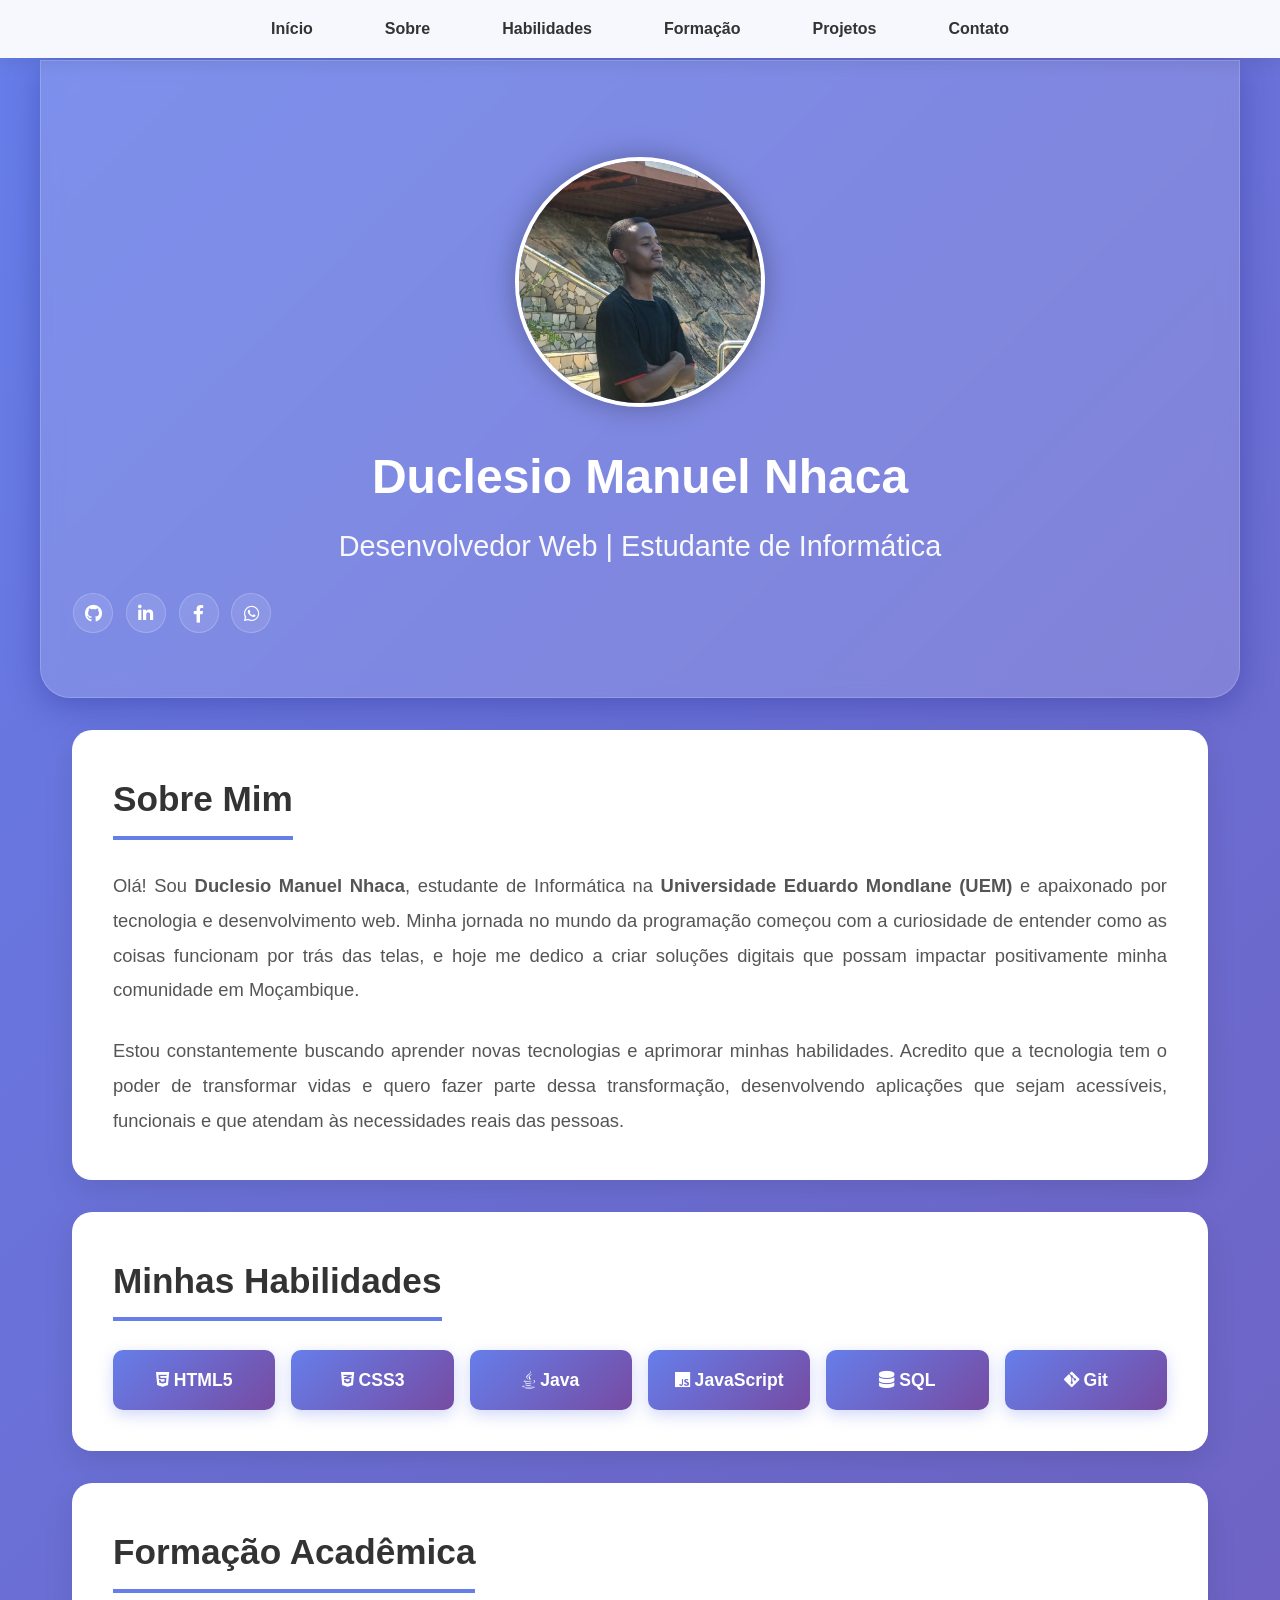
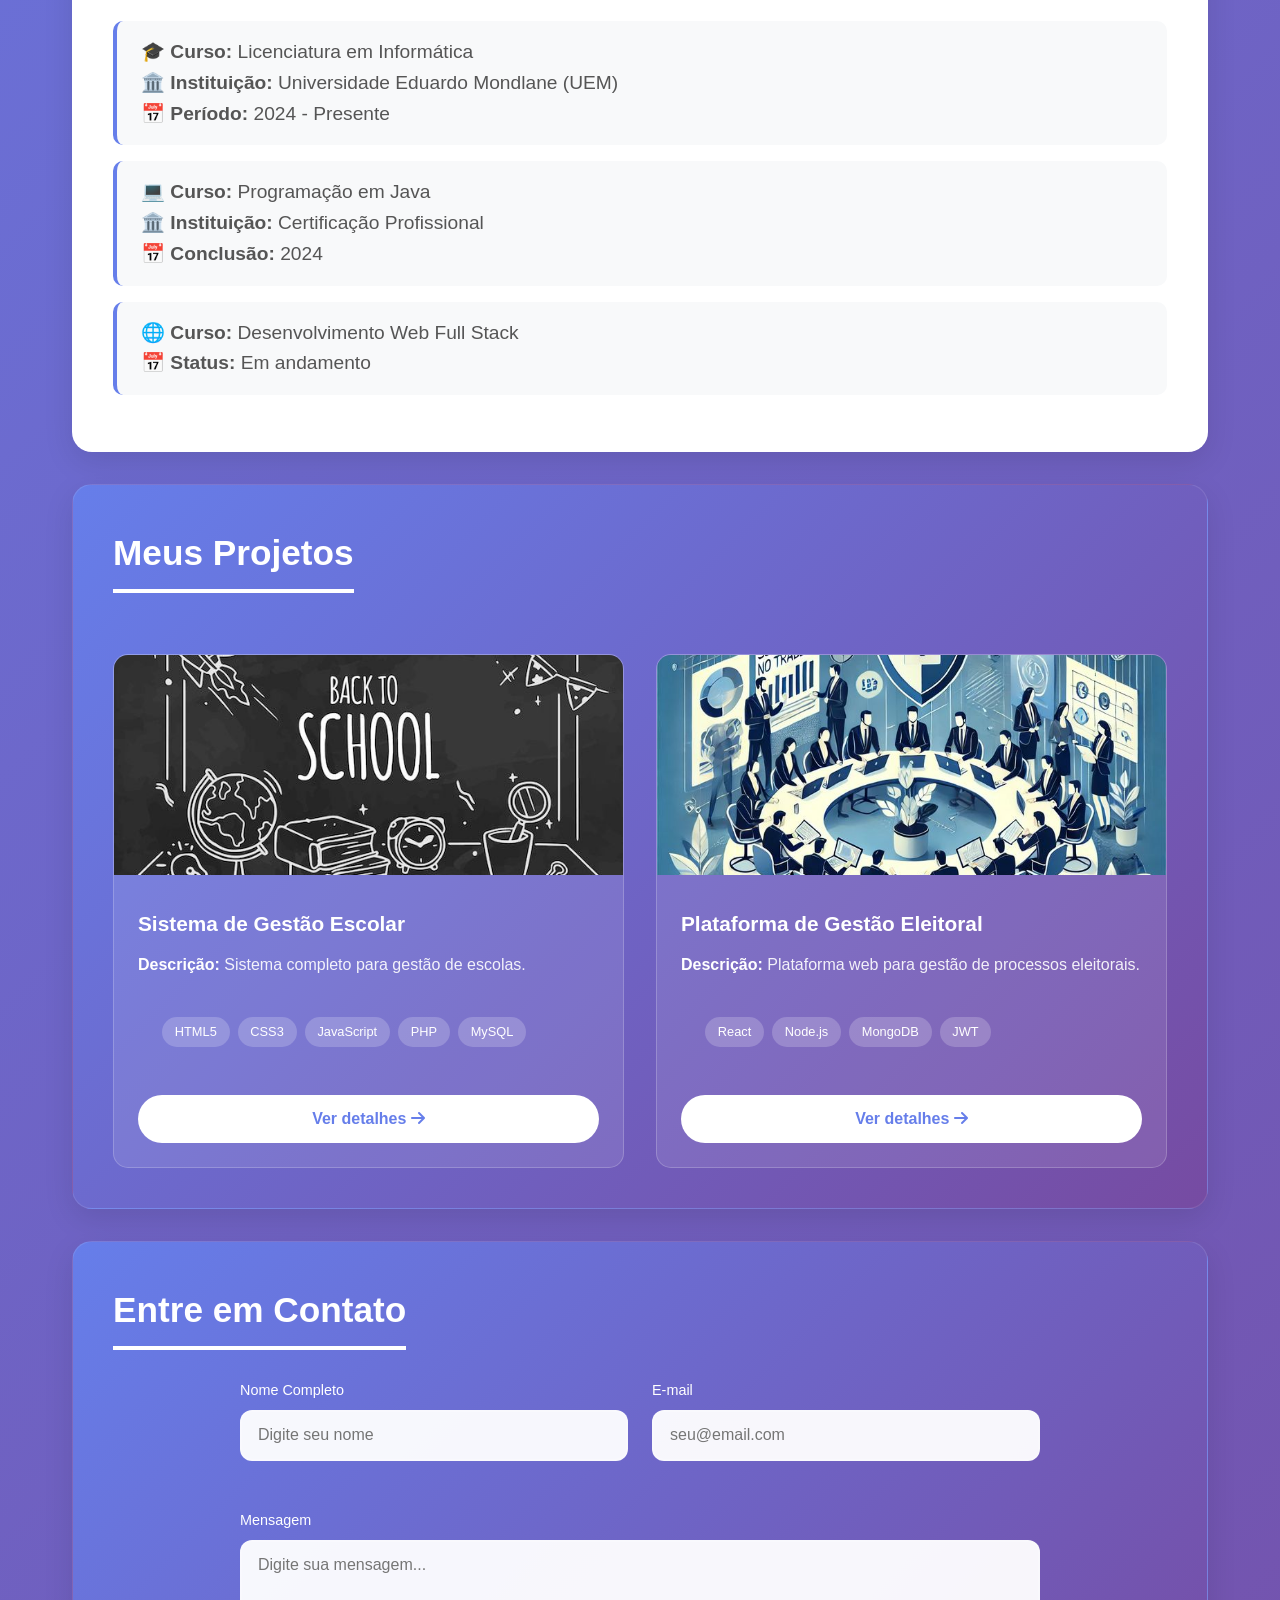
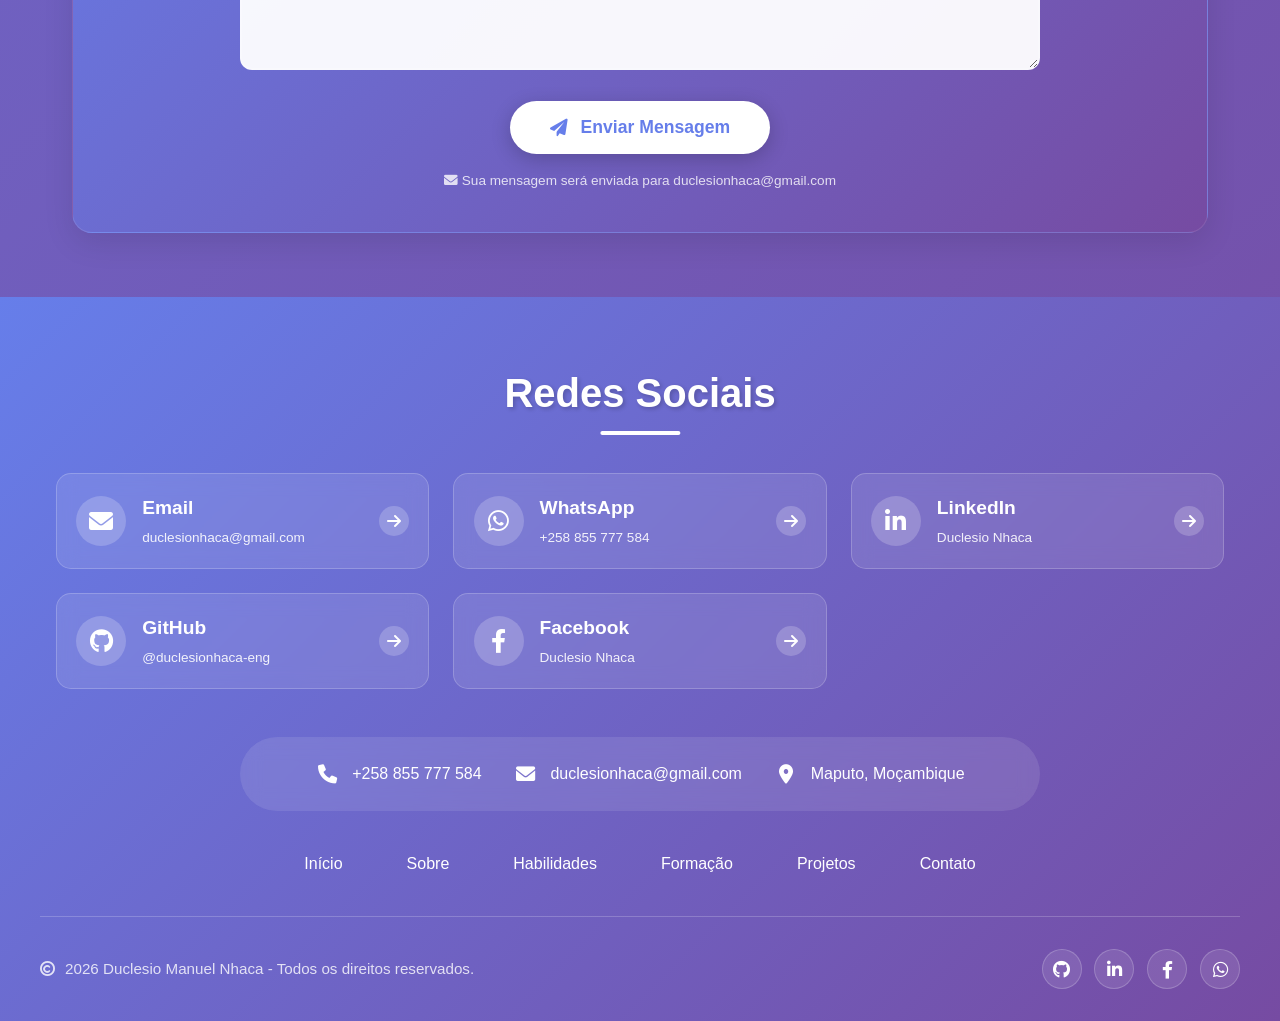
<file: index.html>
<!DOCTYPE html>
<html lang="pt">
<head>
    <meta charset="UTF-8">
    <meta name="viewport" content="width=device-width, initial-scale=1.0">
    <meta name="description" content="Portfólio profissional de Duclesio Manuel Nhaca - Desenvolvedor Web">
    <meta name="keywords" content="desenvolvedor web, programador, portfólio, Moçambique">
    <meta name="author" content="Duclesio Manuel Nhaca">
    <link rel="stylesheet" href="style.css">
    <link rel="stylesheet" href="https://cdnjs.cloudflare.com/ajax/libs/font-awesome/6.0.0/css/all.min.css">
    <title>Duclesio Nhaca | Desenvolvedor Web</title>
</head>
<body>
    <!-- MENU PRINCIPAL -->
    <nav class="menu">
        <ul>
            <li><a href="#home">Início</a></li>
            <li><a href="#sobre">Sobre</a></li>
            <li><a href="#habilidades">Habilidades</a></li>
            <li><a href="#formacao">Formação</a></li>
            <li><a href="#projetos">Projetos</a></li>
            <li><a href="#contato">Contato</a></li>
        </ul>
    </nav>

    <!-- HEADER / HOME -->
    <header id="home">
        <img src="minha.jpeg" alt="Duclesio Manuel Nhaca" class="minha-foto">
        <h1>Duclesio Manuel Nhaca</h1>
        <h2>Desenvolvedor Web | Estudante de Informática</h2>
        <div class="sociais-mini">
            <a href="https://github.com/duclesionhaca-eng" target="_blank" class="mini-social" title="GitHub">
                <i class="fab fa-github"></i>
            </a>
            <a href="https://www.linkedin.com/in/duclesio-nhaca" target="_blank" class="mini-social" title="LinkedIn">
                <i class="fab fa-linkedin-in"></i>
            </a>
            <a href="https://facebook.com/DuclesioNhaca" target="_blank" class="mini-social" title="Facebook">
                <i class="fab fa-facebook-f"></i>
            </a>
            <a href="https://wa.me/258855777584" target="_blank" class="mini-social" title="WhatsApp">
                <i class="fab fa-whatsapp"></i>
            </a>
        </div>
    </header>

    <main>
        <!-- SEÇÃO SOBRE MIM -->
        <section id="sobre" class="secao">
            <h2>Sobre Mim</h2>
            <p>
                Olá! Sou <strong>Duclesio Manuel Nhaca</strong>, estudante de Informática na <strong>Universidade Eduardo Mondlane (UEM)</strong> 
                e apaixonado por tecnologia e desenvolvimento web. Minha jornada no mundo da programação começou com a curiosidade 
                de entender como as coisas funcionam por trás das telas, e hoje me dedico a criar soluções digitais que possam 
                impactar positivamente minha comunidade em Moçambique.
            </p>
            <br>
            <p>
                Estou constantemente buscando aprender novas tecnologias e aprimorar minhas habilidades. Acredito que a tecnologia 
                tem o poder de transformar vidas e quero fazer parte dessa transformação, desenvolvendo aplicações que sejam 
                acessíveis, funcionais e que atendam às necessidades reais das pessoas.
            </p>
        </section>

        <!-- SEÇÃO HABILIDADES -->
        <section id="habilidades" class="secao">
            <h2>Minhas Habilidades</h2>
            <ul class="lista-habilidades">
                <li><i class="fab fa-html5"></i> HTML5</li>
                <li><i class="fab fa-css3-alt"></i> CSS3</li>
                <li><i class="fab fa-java"></i> Java</li>
                <li><i class="fab fa-js"></i> JavaScript</li>
                <li><i class="fas fa-database"></i> SQL</li>
                <li><i class="fab fa-git-alt"></i> Git</li>
            </ul>
        </section>

        <!-- SEÇÃO FORMAÇÃO -->
        <section id="formacao" class="secao">
            <h2>Formação Acadêmica</h2>
            <div class="item-formacao">
                <strong>🎓 Curso:</strong> Licenciatura em Informática<br>
                <strong>🏛️ Instituição:</strong> Universidade Eduardo Mondlane (UEM)<br>
                <strong>📅 Período:</strong> 2024 - Presente
            </div>
            <div class="item-formacao">
                <strong>💻 Curso:</strong> Programação em Java<br>
                <strong>🏛️ Instituição:</strong> Certificação Profissional<br>
                <strong>📅 Conclusão:</strong> 2024
            </div>
            <div class="item-formacao">
                <strong>🌐 Curso:</strong> Desenvolvimento Web Full Stack<br>
                <strong>📅 Status:</strong> Em andamento
            </div>
        </section>

        <!-- SEÇÃO PROJETOS -->
        <section id="projetos" class="secao">
            <h2>Meus Projetos</h2>
            <div class="container-projetos">
                <div class="card-projeto">
                    <img src="escola.jfif" alt="Sistema de Gestão Escolar" class="img-projeto">
                    <div>
                        <h3>Sistema de Gestão Escolar</h3>
                        <p><strong>Descrição:</strong> Sistema completo para gestão de escolas.</p>
                        <div class="tecnologias">
                            <span class="tech-tag">HTML5</span>
                            <span class="tech-tag">CSS3</span>
                            <span class="tech-tag">JavaScript</span>
                            <span class="tech-tag">PHP</span>
                            <span class="tech-tag">MySQL</span>
                        </div>
                        <a href="projeto-escola.html" class="btn-projeto">Ver detalhes <i class="fas fa-arrow-right"></i></a>
                    </div>
                </div>
                
                <div class="card-projeto">
                    <img src="sge.jfif" alt="Plataforma de Gestão Eleitoral" class="img-projeto">
                    <div>
                        <h3>Plataforma de Gestão Eleitoral</h3>
                        <p><strong>Descrição:</strong> Plataforma web para gestão de processos eleitorais.</p>
                        <div class="tecnologias">
                            <span class="tech-tag">React</span>
                            <span class="tech-tag">Node.js</span>
                            <span class="tech-tag">MongoDB</span>
                            <span class="tech-tag">JWT</span>
                        </div>
                        <a href="projeto-eleitoral.html" class="btn-projeto">Ver detalhes <i class="fas fa-arrow-right"></i></a>
                    </div>
                </div>
            </div>
        </section>

        <!-- SEÇÃO CONTATO - SEM action e method -->
        <section id="contato" class="secao">
            <h2>Entre em Contato</h2>
            
            <form id="form-contato"  method="POST" action="294bc2a1395d41b96acfce2d648357b1">
                <div class="form-row">
                    <div class="form-grupo">
                        <label for="nome">Nome Completo</label>
                        <input type="text" id="nome" name="nome" placeholder="Digite seu nome" required>
                    </div>
                    
                    <div class="form-grupo">
                        <label for="email">E-mail</label>
                        <input type="email" id="email" name="email" placeholder="seu@email.com" required>
                    </div>
                </div>
                
                <div class="form-grupo-full">
                    <label for="mensagem">Mensagem</label>
                    <textarea id="mensagem" name="mensagem" placeholder="Digite sua mensagem..." required></textarea>
                </div>
                
                <div class="container-botao">
                    <button type="submit" class="btn-enviar">
                        <i class="fas fa-paper-plane"></i>
                        Enviar Mensagem
                    </button>
                </div>
            </form>
            
            <p style="text-align: center; margin-top: 1rem; font-size: 0.85rem; opacity: 0.8;">
                <i class="fas fa-envelope"></i> Sua mensagem será enviada para duclesionhaca@gmail.com
            </p>
        </section>
    </main>

    <!-- RODAPÉ -->
    <footer>
        <h2>Redes Sociais</h2>
        
        <div class="cards-sociais">
            <a href="mailto:duclesionhaca@gmail.com" class="card-social email">
                <div class="icone-social"><i class="fas fa-envelope"></i></div>
                <div class="info-social">
                    <h3>Email</h3>
                    <p>duclesionhaca@gmail.com</p>
                </div>
                <div class="seta-social"><i class="fas fa-arrow-right"></i></div>
            </a>

            <a href="https://wa.me/258855777584" target="_blank" class="card-social whatsapp">
                <div class="icone-social"><i class="fab fa-whatsapp"></i></div>
                <div class="info-social">
                    <h3>WhatsApp</h3>
                    <p>+258 855 777 584</p>
                </div>
                <div class="seta-social"><i class="fas fa-arrow-right"></i></div>
            </a>

            <a href="https://www.linkedin.com/in/duclesio-nhaca" target="_blank" class="card-social linkedin">
                <div class="icone-social"><i class="fab fa-linkedin-in"></i></div>
                <div class="info-social">
                    <h3>LinkedIn</h3>
                    <p>Duclesio Nhaca</p>
                </div>
                <div class="seta-social"><i class="fas fa-arrow-right"></i></div>
            </a>

            <a href="https://github.com/duclesionhaca-eng" target="_blank" class="card-social github">
                <div class="icone-social"><i class="fab fa-github"></i></div>
                <div class="info-social">
                    <h3>GitHub</h3>
                    <p>@duclesionhaca-eng</p>
                </div>
                <div class="seta-social"><i class="fas fa-arrow-right"></i></div>
            </a>

            <a href="https://facebook.com/DuclesioNhaca" target="_blank" class="card-social facebook">
                <div class="icone-social"><i class="fab fa-facebook-f"></i></div>
                <div class="info-social">
                    <h3>Facebook</h3>
                    <p>Duclesio Nhaca</p>
                </div>
                <div class="seta-social"><i class="fas fa-arrow-right"></i></div>
            </a>
        </div>

        <div class="info-contato-simples">
            <div class="item-contato"><i class="fas fa-phone"></i><span>+258 855 777 584</span></div>
            <div class="item-contato"><i class="fas fa-envelope"></i><span>duclesionhaca@gmail.com</span></div>
            <div class="item-contato"><i class="fas fa-map-marker-alt"></i><span>Maputo, Moçambique</span></div>
        </div>

        <div class="links-rapidos">
            <a href="#home" class="link-rapido">Início</a>
            <a href="#sobre" class="link-rapido">Sobre</a>
            <a href="#habilidades" class="link-rapido">Habilidades</a>
            <a href="#formacao" class="link-rapido">Formação</a>
            <a href="#projetos" class="link-rapido">Projetos</a>
            <a href="#contato" class="link-rapido">Contato</a>
        </div>
        
        <div class="rodape-inferior">
            <p class="copyright"><i class="far fa-copyright"></i> 2026 Duclesio Manuel Nhaca - Todos os direitos reservados.</p>
            <div class="sociais-mini">
                <a href="https://github.com/duclesionhaca-eng" target="_blank" class="mini-social" title="GitHub"><i class="fab fa-github"></i></a>
                <a href="https://www.linkedin.com/in/duclesio-nhaca" target="_blank" class="mini-social" title="LinkedIn"><i class="fab fa-linkedin-in"></i></a>
                <a href="https://facebook.com/DuclesioNhaca" target="_blank" class="mini-social" title="Facebook"><i class="fab fa-facebook-f"></i></a>
                <a href="https://wa.me/258855777584" target="_blank" class="mini-social" title="WhatsApp"><i class="fab fa-whatsapp"></i></a>
            </div>
        </div>
    </footer>

    <!-- APENAS A CHAMADA DO SCRIPT EXTERNO -->
    <script src="script.js"></script>
</body>
</html>
</file>
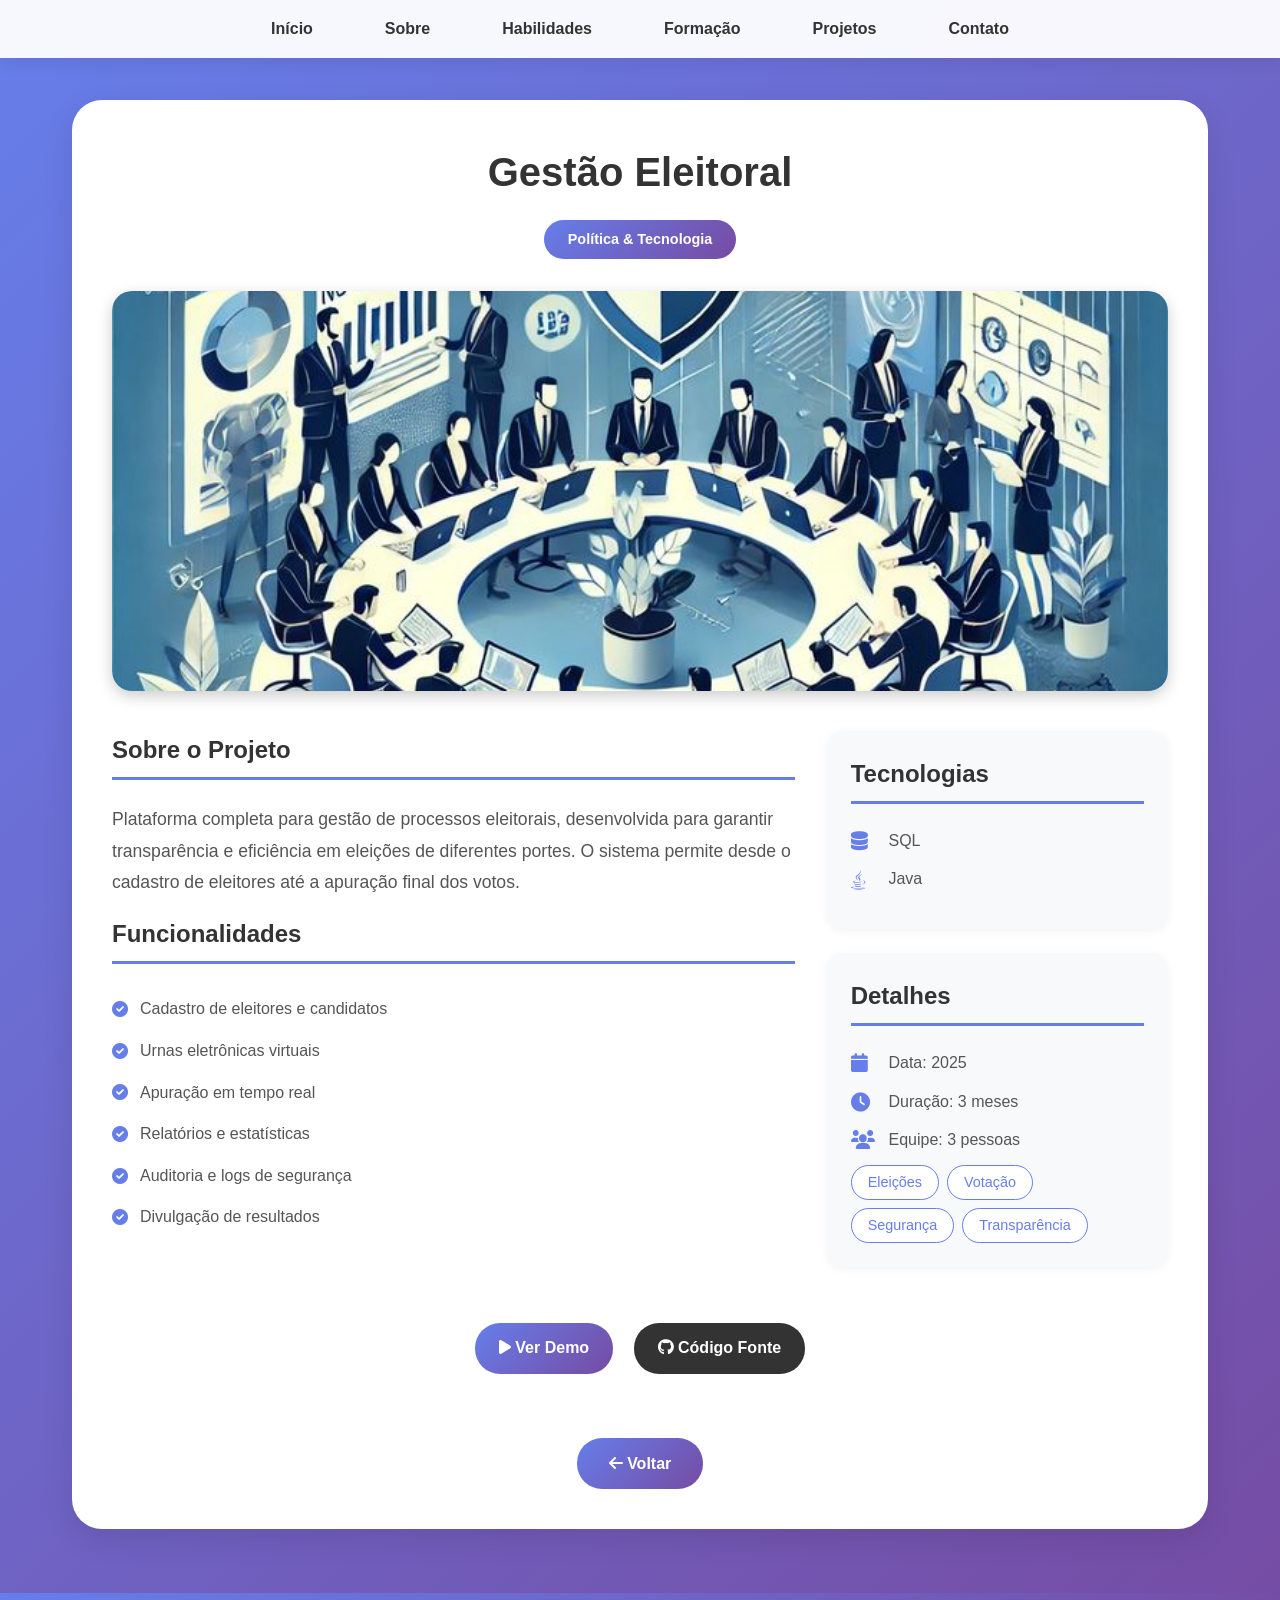
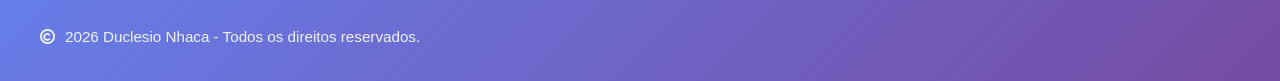
<file: projeto-eleitoral.html>
<!DOCTYPE html>
<html lang="pt">
<head>
    <meta charset="UTF-8">
    <meta name="viewport" content="width=device-width, initial-scale=1.0">
    <link rel="stylesheet" href="style.css">
    <link rel="stylesheet" href="https://cdnjs.cloudflare.com/ajax/libs/font-awesome/6.0.0/css/all.min.css">
    <title>Gestão Eleitoral - Detalhes do Projeto</title>
</head>
<body>
   
    <div class="menu">
        <ul>
            <li><a href="index.html#home">Início</a></li>
            <li><a href="index.html#sobre">Sobre</a></li>
            <li><a href="index.html#habilidades">Habilidades</a></li>
            <li><a href="index.html#formacao">Formação</a></li>
            <li><a href="index.html#projetos">Projetos</a></li>
            <li><a href="index.html#contato">Contato</a></li>
        </ul>
    </div>

 
    <div class="projeto-container">
        <div class="projeto-card">
          
            <div class="projeto-header">
                <h1>Gestão Eleitoral</h1>
                <span class="projeto-categoria">Política & Tecnologia</span>
            </div>

            
            <img src="sge.jfif" alt="Gestão Eleitoral" class="projeto-imagem-principal">

            
            <div class="projeto-grid">
                
                <div class="projeto-descricao">
                    <h2>Sobre o Projeto</h2>
                    <p>
                        Plataforma completa para gestão de processos eleitorais, 
                        desenvolvida para garantir transparência e eficiência em 
                        eleições de diferentes portes. O sistema permite desde o 
                        cadastro de eleitores até a apuração final dos votos.
                    </p>
                    
                    <h2>Funcionalidades</h2>
                    <ul>
                        <li><i class="fas fa-check-circle"></i> Cadastro de eleitores e candidatos</li>
                        <li><i class="fas fa-check-circle"></i> Urnas eletrônicas virtuais</li>
                        <li><i class="fas fa-check-circle"></i> Apuração em tempo real</li>
                        <li><i class="fas fa-check-circle"></i> Relatórios e estatísticas</li>
                        <li><i class="fas fa-check-circle"></i> Auditoria e logs de segurança</li>
                        <li><i class="fas fa-check-circle"></i> Divulgação de resultados</li>
                    </ul>
                </div>

              
                <div class="projeto-lateral">
                  
                    <div class="projeto-info-card">
                        <h2>Tecnologias</h2>
                        <p><i class="fas fa-database"></i> SQL</p>
                        <p><i class="fab fa-java"></i> Java</p>
                    </div>

                    
                    <div class="projeto-info-card">
                        <h2>Detalhes</h2>
                        <p><i class="fas fa-calendar"></i> Data: 2025</p>
                        <p><i class="fas fa-clock"></i> Duração: 3 meses</p>
                        <p><i class="fas fa-users"></i> Equipe: 3 pessoas</p>
                        <div class="projeto-tags">
                            <span class="projeto-tag">Eleições</span>
                            <span class="projeto-tag">Votação</span>
                            <span class="projeto-tag">Segurança</span>
                            <span class="projeto-tag">Transparência</span>
                        </div>
                    </div>
                </div>
            </div>

          
            <div class="projeto-botoes">
                <a href="#" class="btn-demo"><i class="fas fa-play"></i> Ver Demo</a>
                <a href="#" class="btn-codigo"><i class="fab fa-github"></i> Código Fonte</a>
            </div>
    

           
            <div style="text-align: center; margin-top: 2rem;">
    <a href="javascript:history.back()" class="btn-voltar">
        <i class="fas fa-arrow-left"></i> Voltar
    </a>
    
  
   
   
</div>
        </div>
    </div>

   
    <footer class="projeto-footer">
    <div class="rodape-inferior" style="border-top: none; padding-top: 0;">
        <p class="copyright">
            <i class="far fa-copyright"></i> 2026 Duclesio Nhaca - Todos os direitos reservados.
        </p>
    </div>
</footer>
</body>
</html>
</file>
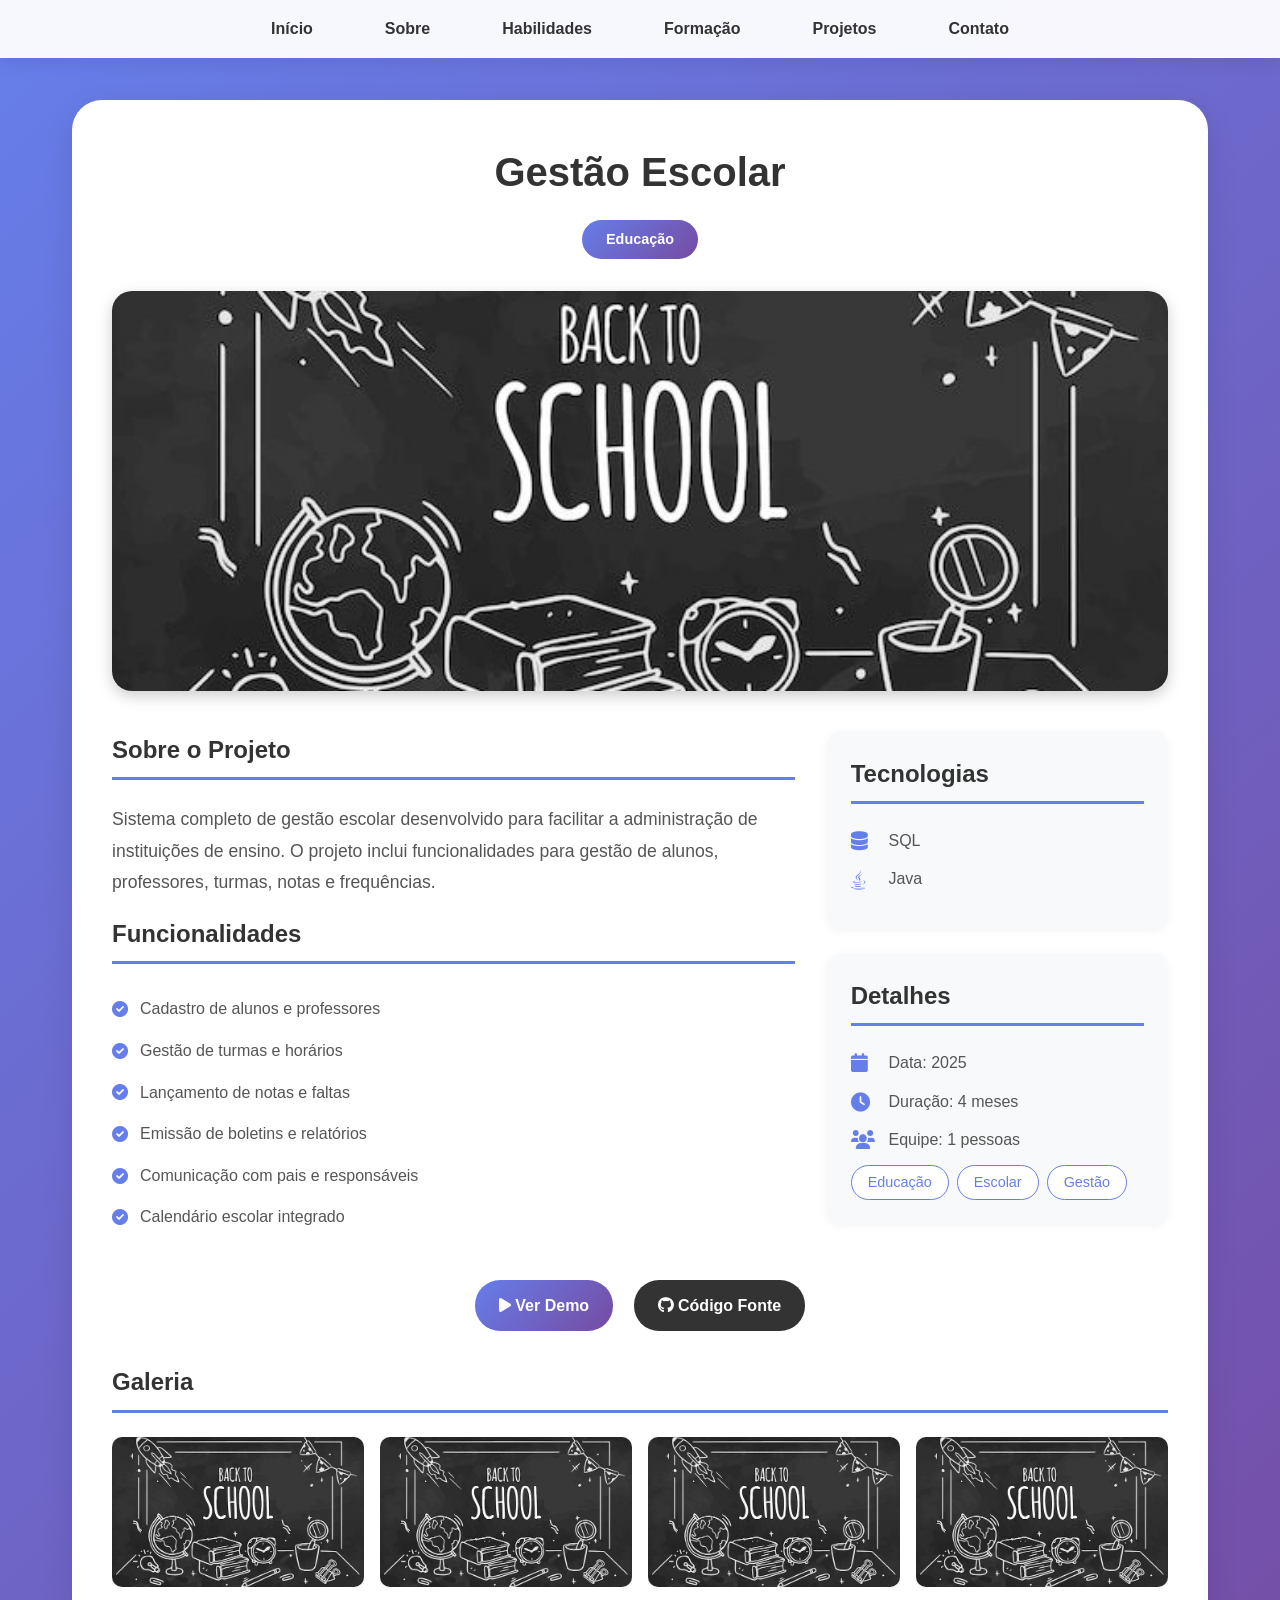
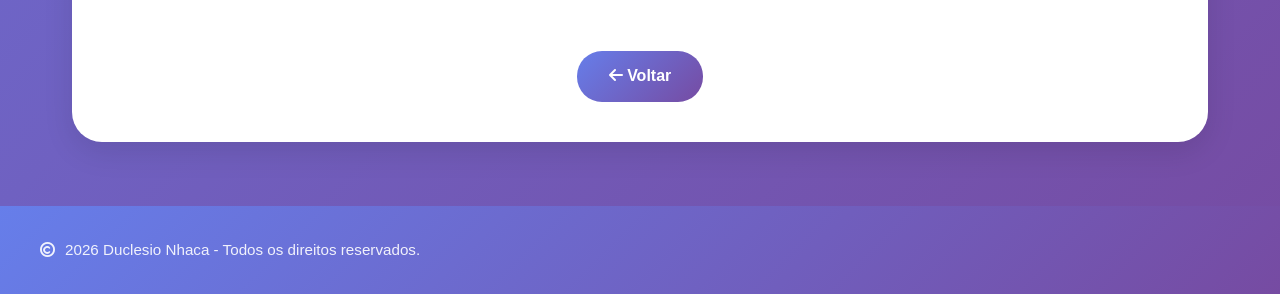
<file: projeto-escola.html>
<!DOCTYPE html>
<html lang="pt">
<head>
    <meta charset="UTF-8">
    <meta name="viewport" content="width=device-width, initial-scale=1.0">
    <link rel="stylesheet" href="style.css">
    <link rel="stylesheet" href="https://cdnjs.cloudflare.com/ajax/libs/font-awesome/6.0.0/css/all.min.css">
    <title>Gestão Escolar - Detalhes do Projeto</title>
</head>
<body>
    
    <div class="menu">
        <ul>
            <li><a href="index.html#home">Início</a></li>
            <li><a href="index.html#sobre">Sobre</a></li>
            <li><a href="index.html#habilidades">Habilidades</a></li>
            <li><a href="index.html#formacao">Formação</a></li>
            <li><a href="index.html#projetos">Projetos</a></li>
            <li><a href="index.html#contato">Contato</a></li>
        </ul>
    </div>

   
    <div class="projeto-container">
        <div class="projeto-card">
            
            <div class="projeto-header">
                <h1>Gestão Escolar</h1>
                <span class="projeto-categoria">Educação</span>
            </div>

            
            <img src="escola.jfif" alt="Gestão Escolar" class="projeto-imagem-principal">

            
            <div class="projeto-grid">
                
                <div class="projeto-descricao">
                    <h2>Sobre o Projeto</h2>
                    <p>
                        Sistema completo de gestão escolar desenvolvido para facilitar 
                        a administração de instituições de ensino. O projeto inclui 
                        funcionalidades para gestão de alunos, professores, turmas, 
                        notas e frequências.
                    </p>
                    
                    <h2>Funcionalidades</h2>
                    <ul>
                        <li><i class="fas fa-check-circle"></i> Cadastro de alunos e professores</li>
                        <li><i class="fas fa-check-circle"></i> Gestão de turmas e horários</li>
                        <li><i class="fas fa-check-circle"></i> Lançamento de notas e faltas</li>
                        <li><i class="fas fa-check-circle"></i> Emissão de boletins e relatórios</li>
                        <li><i class="fas fa-check-circle"></i> Comunicação com pais e responsáveis</li>
                        <li><i class="fas fa-check-circle"></i> Calendário escolar integrado</li>
                    </ul>
                </div>

              
                <div class="projeto-lateral">
                    
                    <div class="projeto-info-card">
                        <h2>Tecnologias</h2>
                        <p><i class="fas fa-database"></i> SQL</p>
                        <p><i class="fab fa-java"></i> Java</p>
                    </div>

                  
                    <div class="projeto-info-card">
                        <h2>Detalhes</h2>
                        <p><i class="fas fa-calendar"></i> Data: 2025</p>
                        <p><i class="fas fa-clock"></i> Duração: 4 meses</p>
                        <p><i class="fas fa-users"></i> Equipe: 1 pessoas</p>
                        <div class="projeto-tags">
                            <span class="projeto-tag">Educação</span>
                            <span class="projeto-tag">Escolar</span>
                            <span class="projeto-tag">Gestão</span>
                        </div>
                    </div>
                </div>
            </div>

           
            <div class="projeto-botoes">
                <a href="#" class="btn-demo"><i class="fas fa-play"></i> Ver Demo</a>
                <a href="#" class="btn-codigo"><i class="fab fa-github"></i> Código Fonte</a>
            </div>

            <div class="projeto-galeria">
                <h2>Galeria</h2>
                <div class="galeria-grid">
                    <img src="escola.jfif" alt="Tela 1">
                    <img src="escola.jfif" alt="Tela 2">
                    <img src="escola.jfif" alt="Tela 3">
                    <img src="escola.jfif" alt="Tela 4">
                </div>
            </div>

            
           <div style="text-align: center; margin-top: 2rem;">
    <a href="javascript:history.back()" class="btn-voltar">
        <i class="fas fa-arrow-left"></i> Voltar
    </a>
    
  
    
   
</div>
        </div>
    </div>

   
<footer class="projeto-footer">
    <div class="rodape-inferior" style="border-top: none; padding-top: 0;">
        <p class="copyright">
            <i class="far fa-copyright"></i> 2026 Duclesio Nhaca - Todos os direitos reservados.
        </p>
    </div>
</footer>
</body>
</html>
</file>
<file: style.css>
* {
    margin: 0;
    padding: 0;
    box-sizing: border-box;
}

html {
    scroll-behavior: smooth;
}

body {
    background: linear-gradient(135deg, #667eea 0%, #764ba2 100%);
    min-height: 100vh;
    color: #333;
    font-family: 'Segoe UI', Tahoma, Geneva, Verdana, sans-serif;
    line-height: 1.6;
}

/* ===== MENU ===== */
.menu {
    background: rgba(255, 255, 255, 0.98);
    padding: 1rem;
    position: fixed;
    width: 100%;
    top: 0;
    z-index: 1000;
    box-shadow: 0 2px 20px rgba(0,0,0,0.1);
    backdrop-filter: blur(10px);
    transition: all 0.3s;
}

.menu ul {
    display: flex;
    justify-content: center;
    list-style: none;
    gap: 2.5rem;
    flex-wrap: wrap;
}

.menu ul li a {
    text-decoration: none;
    color: #333;
    font-weight: 600;
    transition: all 0.3s;
    font-size: 1rem;
    padding: 0.5rem 1rem;
    border-radius: 5px;
    position: relative;
}

.menu ul li a::after {
    content: '';
    position: absolute;
    bottom: 0;
    left: 50%;
    transform: translateX(-50%);
    width: 0;
    height: 2px;
    background: #667eea;
    transition: width 0.3s;
}

.menu ul li a:hover {
    color: #667eea;
    background: rgba(102, 126, 234, 0.1);
}

.menu ul li a:hover::after {
    width: 80%;
}

/* ===== HEADER/HOME ===== */
#home {
    text-align: center;
    padding: 6rem 2rem 4rem;
    background: rgba(255, 255, 255, 0.15);
    border-radius: 0 0 30px 30px;
    backdrop-filter: blur(10px);
    box-shadow: 0 8px 32px rgba(31, 38, 135, 0.37);
    margin: 60px auto 2rem;
    max-width: 1200px;
    border: 1px solid rgba(255, 255, 255, 0.18);
    color: white;
}

.minha-foto {
    width: 250px;
    height: 250px;
    border-radius: 50%;
    object-fit: cover;
    border: 4px solid white;
    box-shadow: 0 0 30px rgba(0,0,0,0.3);
    margin-bottom: 1.5rem;
    transition: all 0.3s;
    cursor: pointer;
}

.minha-foto:hover {
    transform: scale(1.05);
    box-shadow: 0 0 40px rgba(255,255,255,0.5);
}

#home h1 {
    font-size: 3rem;
    margin-bottom: 0.5rem;
    font-weight: 700;
    animation: fadeInUp 0.8s ease;
}

#home h2 {
    font-size: 1.8rem;
    font-weight: 400;
    opacity: 0.95;
    margin-bottom: 1.5rem;
    animation: fadeInUp 0.8s ease 0.2s backwards;
}

/* ===== MAIN ===== */
main {
    max-width: 1200px;
    margin: 0 auto;
    padding: 0 2rem;
}

/* ===== SEÇÕES ===== */
.secao {
    background: white;
    border-radius: 20px;
    padding: 2.5rem;
    margin-bottom: 2rem;
    box-shadow: 0 10px 30px rgba(0,0,0,0.1);
    transition: all 0.3s;
    border: 1px solid rgba(255,255,255,0.1);
    animation: fadeInUp 0.6s ease-out;
}

.secao:hover {
    transform: translateY(-5px);
    box-shadow: 0 15px 40px rgba(0,0,0,0.15);
}

.secao h2 {
    font-size: 2.2rem;
    margin-bottom: 1.8rem;
    color: #333;
    border-bottom: 4px solid #667eea;
    padding-bottom: 0.5rem;
    display: inline-block;
    position: relative;
}

/* ===== SOBRE ===== */
#sobre p {
    font-size: 1.15rem;
    line-height: 1.9;
    color: #555;
    text-align: justify;
}

/* ===== PROJETOS ===== */
#projetos {
    background: linear-gradient(135deg, #667eea 0%, #764ba2 100%);
    color: white;
}

#projetos h2 {
    color: white;
    border-bottom-color: white;
}

.container-projetos {
    display: grid;
    grid-template-columns: repeat(auto-fit, minmax(320px, 1fr));
    gap: 2rem;
    margin-top: 2rem;
}

.card-projeto {
    background: rgba(255, 255, 255, 0.1);
    border-radius: 15px;
    overflow: hidden;
    transition: all 0.3s;
    border: 1px solid rgba(255,255,255,0.2);
    cursor: pointer;
}

.card-projeto:hover {
    transform: translateY(-10px);
    background: rgba(255, 255, 255, 0.2);
    box-shadow: 0 10px 30px rgba(0,0,0,0.2);
}

.img-projeto {
    width: 100%;
    height: 220px;
    object-fit: cover;
    transition: transform 0.3s;
}

.card-projeto:hover .img-projeto {
    transform: scale(1.05);
}

.card-projeto div {
    padding: 1.5rem;
}

.card-projeto h3 {
    font-size: 1.5rem;
    margin-bottom: 0.8rem;
    color: white;
}

.card-projeto p {
    color: rgba(255, 255, 255, 0.9);
    font-size: 1rem;
    margin-bottom: 1rem;
    line-height: 1.5;
}

.card-projeto strong {
    color: white;
    font-weight: 600;
}

.tecnologias {
    display: flex;
    flex-wrap: wrap;
    gap: 0.5rem;
    margin: 1rem 0;
}

.tech-tag {
    background: rgba(255, 255, 255, 0.2);
    padding: 0.3rem 0.8rem;
    border-radius: 20px;
    font-size: 0.8rem;
    font-weight: 500;
}

.btn-projeto {
    background: white;
    color: #667eea;
    border: none;
    padding: 0.7rem 1.5rem;
    border-radius: 25px;
    font-weight: 600;
    cursor: pointer;
    transition: all 0.3s;
    width: 100%;
    font-size: 1rem;
    margin-top: 0.5rem;
}

.btn-projeto:hover {
    background: #667eea;
    color: white;
    transform: scale(1.05);
    box-shadow: 0 5px 15px rgba(0,0,0,0.2);
}

/* ===== HABILIDADES ===== */
.lista-habilidades {
    display: grid;
    grid-template-columns: repeat(auto-fit, minmax(150px, 1fr));
    gap: 1rem;
    list-style: none;
}

.lista-habilidades li {
    background: linear-gradient(135deg, #667eea 0%, #764ba2 100%);
    color: white;
    padding: 1rem;
    border-radius: 10px;
    text-align: center;
    font-weight: 600;
    font-size: 1.1rem;
    transition: all 0.3s;
    box-shadow: 0 5px 15px rgba(102, 126, 234, 0.3);
    cursor: pointer;
    position: relative;
    overflow: hidden;
}

.lista-habilidades li::before {
    content: '';
    position: absolute;
    top: 0;
    left: -100%;
    width: 100%;
    height: 100%;
    background: linear-gradient(90deg, transparent, rgba(255,255,255,0.3), transparent);
    transition: left 0.5s;
}

.lista-habilidades li:hover {
    transform: scale(1.05);
    box-shadow: 0 8px 25px rgba(102, 126, 234, 0.5);
}

.lista-habilidades li:hover::before {
    left: 100%;
}

/* ===== FORMAÇÃO ===== */
.item-formacao {
    font-size: 1.2rem;
    color: #555;
    background: #f8f9fa;
    padding: 1rem 1.5rem;
    border-radius: 10px;
    border-left: 4px solid #667eea;
    margin-bottom: 1rem;
    transition: all 0.3s;
}

.item-formacao:hover {
    transform: translateX(10px);
    background: #f0f2f5;
}

/* ===== CONTATO ===== */
#contato {
    background: linear-gradient(135deg, #667eea 0%, #764ba2 100%);
    color: white;
}

#contato h2 {
    color: white;
    border-bottom-color: white;
}

/* ===== FORMULÁRIO DE CONTATO OTIMIZADO ===== */
form {
    max-width: 800px;
    margin: 0 auto;
}

/* Grid para campos lado a lado */
.form-row {
    display: grid;
    grid-template-columns: 1fr 1fr;
    gap: 1.5rem;
    margin-bottom: 1.5rem;
}

.form-grupo {
    margin-bottom: 1.5rem;
}

/* Campo de mensagem ocupa toda largura */
.form-grupo-full {
    margin-bottom: 1.5rem;
    grid-column: span 2;
}

label {
    display: block;
    margin-bottom: 0.5rem;
    font-weight: 500;
    color: white;
    font-size: 0.9rem;
}

label i {
    margin-right: 0.5rem;
}

input, textarea {
    width: 100%;
    padding: 0.9rem 1rem;
    border: 2px solid rgba(255,255,255,0.2);
    border-radius: 12px;
    font-size: 1rem;
    transition: all 0.3s;
    background: rgba(255,255,255,0.95);
    font-family: inherit;
}

input:hover, textarea:hover {
    border-color: rgba(255,255,255,0.5);
}

input:focus, textarea:focus {
    outline: none;
    border-color: white;
    box-shadow: 0 0 0 3px rgba(255,255,255,0.2);
    transform: translateY(-2px);
    background: white;
}

textarea {
    min-height: 130px;
    resize: vertical;
}

.container-botao {
    text-align: center;
    margin-top: 1rem;
}

.btn-enviar {
    background: white;
    color: #667eea;
    border: none;
    padding: 1rem 2.5rem;
    border-radius: 50px;
    font-weight: 600;
    font-size: 1.1rem;
    cursor: pointer;
    transition: all 0.3s;
    box-shadow: 0 5px 20px rgba(0,0,0,0.2);
    position: relative;
    overflow: hidden;
    display: inline-flex;
    align-items: center;
    gap: 0.8rem;
}

.btn-enviar i {
    font-size: 1.1rem;
    transition: transform 0.3s;
}

.btn-enviar:hover i {
    transform: translateX(5px);
}

.btn-enviar::before {
    content: '';
    position: absolute;
    top: 50%;
    left: 50%;
    width: 0;
    height: 0;
    border-radius: 50%;
    background: rgba(102, 126, 234, 0.2);
    transform: translate(-50%, -50%);
    transition: width 0.6s, height 0.6s;
}

.btn-enviar:hover::before {
    width: 300px;
    height: 300px;
}

.btn-enviar:hover {
    background: #667eea;
    color: white;
    transform: translateY(-3px);
    box-shadow: 0 8px 25px rgba(0,0,0,0.3);
}

.btn-enviar:active {
    transform: translateY(0);
}

/* Estilos para mensagens de erro */
.mensagem-erro {
    font-size: 0.75rem;
    margin-top: 0.3rem;
    display: flex;
    align-items: center;
    gap: 0.3rem;
}

.mensagem-erro i {
    font-size: 0.7rem;
}

/* Estilos para campos com sucesso */
input.valid, textarea.valid {
    border-color: #51cf66;
    background: #f0fff4;
}

input.invalid, textarea.invalid {
    border-color: #ff6b6b;
    background: #fff5f5;
}

/* Ícone de validação */
.input-wrapper {
    position: relative;
    width: 100%;
}

.validacao-icon {
    position: absolute;
    right: 15px;
    top: 50%;
    transform: translateY(-50%);
    font-size: 1rem;
    pointer-events: none;
}

/* Responsividade */
@media (max-width: 768px) {
    .form-row {
        grid-template-columns: 1fr;
        gap: 1rem;
    }
    
    .form-grupo-full {
        grid-column: span 1;
    }
    
    .btn-enviar {
        padding: 0.9rem 2rem;
        font-size: 1rem;
    }
    
    input, textarea {
        padding: 0.8rem 1rem;
    }
}

@media (max-width: 480px) {
    form {
        padding: 0 0.5rem;
    }
    
    .btn-enviar {
        width: 100%;
        justify-content: center;
    }
}

/* ===== FOOTER ===== */
footer {
    background: linear-gradient(135deg, #667eea 0%, #764ba2 100%);
    padding: 4rem 2rem 2rem;
    margin-top: 4rem;
    color: white;
    position: relative;
}

footer h2 {
    text-align: center;
    font-size: 2.5rem;
    margin-bottom: 3rem;
    color: white;
    position: relative;
    display: inline-block;
    left: 50%;
    transform: translateX(-50%);
    text-shadow: 2px 2px 4px rgba(0,0,0,0.2);
}

footer h2::after {
    content: '';
    position: absolute;
    bottom: -10px;
    left: 50%;
    transform: translateX(-50%);
    width: 80px;
    height: 4px;
    background: white;
    border-radius: 2px;
}

/* Cards Sociais */
.cards-sociais {
    display: grid;
    grid-template-columns: repeat(auto-fit, minmax(280px, 1fr));
    gap: 1.5rem;
    max-width: 1200px;
    margin: 0 auto 3rem;
    padding: 0 1rem;
}

.card-social {
    background: rgba(255, 255, 255, 0.1);
    backdrop-filter: blur(10px);
    border: 1px solid rgba(255, 255, 255, 0.2);
    border-radius: 15px;
    padding: 1.2rem;
    text-decoration: none;
    color: white;
    display: flex;
    align-items: center;
    gap: 1rem;
    position: relative;
    transition: all 0.3s ease;
    overflow: hidden;
}

.card-social::before {
    content: '';
    position: absolute;
    top: 0;
    left: -100%;
    width: 100%;
    height: 100%;
    background: linear-gradient(90deg, transparent, rgba(255,255,255,0.2), transparent);
    transition: left 0.5s;
}

.card-social:hover {
    transform: translateY(-5px);
    box-shadow: 0 15px 30px rgba(0, 0, 0, 0.3);
}

.card-social:hover::before {
    left: 100%;
}

.card-social.email:hover { background: linear-gradient(135deg, #D44638, #B23121); }
.card-social.whatsapp:hover { background: linear-gradient(135deg, #25D366, #128C7E); }
.card-social.linkedin:hover { background: linear-gradient(135deg, #0077B5, #005582); }
.card-social.github:hover { background: linear-gradient(135deg, #333, #24292e); }
.card-social.facebook:hover { background: linear-gradient(135deg, #1877F2, #0D5AB9); }
.card-social.instagram:hover { background: linear-gradient(135deg, #E4405F, #D42F7C, #833AB4); }

.icone-social {
    width: 50px;
    height: 50px;
    background: rgba(255, 255, 255, 0.2);
    border-radius: 50%;
    display: flex;
    align-items: center;
    justify-content: center;
    font-size: 1.5rem;
    transition: all 0.3s;
    flex-shrink: 0;
}

.card-social:hover .icone-social {
    transform: scale(1.1);
    background: white;
    color: #667eea;
}

.info-social {
    flex: 1;
    min-width: 0;
}

.info-social h3 {
    font-size: 1.2rem;
    margin-bottom: 0.2rem;
    font-weight: 600;
}

.info-social p {
    font-size: 0.85rem;
    opacity: 0.9;
}

.seta-social {
    width: 30px;
    height: 30px;
    background: rgba(255, 255, 255, 0.2);
    border-radius: 50%;
    display: flex;
    align-items: center;
    justify-content: center;
    transition: all 0.3s;
    flex-shrink: 0;
}

.card-social:hover .seta-social {
    background: white;
    color: #667eea;
    transform: translateX(5px);
}

/* Info Contato */
.info-contato-simples {
    display: flex;
    justify-content: center;
    gap: 2rem;
    flex-wrap: wrap;
    margin-bottom: 2rem;
    padding: 1.5rem;
    background: rgba(255, 255, 255, 0.1);
    border-radius: 50px;
    backdrop-filter: blur(10px);
    max-width: 800px;
    margin-left: auto;
    margin-right: auto;
}

.item-contato {
    display: flex;
    align-items: center;
    gap: 0.8rem;
    color: white;
    font-size: 1rem;
}

.item-contato i {
    font-size: 1.2rem;
    width: 24px;
    text-align: center;
}

/* Links Rápidos */
.links-rapidos {
    display: flex;
    justify-content: center;
    gap: 2rem;
    flex-wrap: wrap;
    margin-bottom: 2rem;
}

.link-rapido {
    color: white;
    text-decoration: none;
    font-weight: 500;
    padding: 0.5rem 1rem;
    border-radius: 25px;
    transition: all 0.3s;
    position: relative;
}

.link-rapido::after {
    content: '';
    position: absolute;
    bottom: 0;
    left: 50%;
    transform: translateX(-50%);
    width: 0;
    height: 2px;
    background: white;
    transition: width 0.3s;
}

.link-rapido:hover {
    background: rgba(255, 255, 255, 0.1);
}

.link-rapido:hover::after {
    width: 80%;
}

/* Rodapé Inferior */
.rodape-inferior {
    border-top: 1px solid rgba(255, 255, 255, 0.2);
    padding-top: 2rem;
    display: flex;
    justify-content: space-between;
    align-items: center;
    flex-wrap: wrap;
    gap: 1rem;
    max-width: 1200px;
    margin: 0 auto;
}

.copyright {
    color: rgba(255, 255, 255, 0.8);
    font-size: 0.95rem;
}

.copyright i {
    margin-right: 0.3rem;
}

.sociais-mini {
    display: flex;
    gap: 0.8rem;
}

.mini-social {
    width: 40px;
    height: 40px;
    background: rgba(255, 255, 255, 0.1);
    border-radius: 50%;
    display: flex;
    align-items: center;
    justify-content: center;
    color: white;
    text-decoration: none;
    transition: all 0.3s;
    border: 1px solid rgba(255, 255, 255, 0.2);
    font-size: 1.1rem;
    position: relative;
}

.mini-social:hover {
    background: white;
    color: #667eea;
    transform: translateY(-3px);
}

.mini-social::before {
    content: attr(title);
    position: absolute;
    bottom: 100%;
    left: 50%;
    transform: translateX(-50%) translateY(-10px);
    background: rgba(0, 0, 0, 0.8);
    color: white;
    padding: 0.5rem 1rem;
    border-radius: 5px;
    font-size: 0.8rem;
    white-space: nowrap;
    opacity: 0;
    visibility: hidden;
    transition: all 0.3s;
    pointer-events: none;
}

.mini-social::after {
    content: '';
    position: absolute;
    bottom: 100%;
    left: 50%;
    transform: translateX(-50%) translateY(5px);
    border-width: 5px;
    border-style: solid;
    border-color: rgba(0, 0, 0, 0.8) transparent transparent transparent;
    opacity: 0;
    visibility: hidden;
    transition: all 0.3s;
}

.mini-social:hover::before,
.mini-social:hover::after {
    opacity: 1;
    visibility: visible;
    transform: translateX(-50%) translateY(0);
}

/* Animações */
@keyframes fadeInUp {
    from {
        opacity: 0;
        transform: translateY(30px);
    }
    to {
        opacity: 1;
        transform: translateY(0);
    }
}

@keyframes pulse {
    0%, 100% {
        transform: scale(1);
    }
    50% {
        transform: scale(1.05);
    }
}

/* Scrollbar Personalizada */
::-webkit-scrollbar {
    width: 10px;
}

::-webkit-scrollbar-track {
    background: rgba(255, 255, 255, 0.1);
}

::-webkit-scrollbar-thumb {
    background: #667eea;
    border-radius: 5px;
}

::-webkit-scrollbar-thumb:hover {
    background: #764ba2;
}

/* Responsividade */
@media (max-width: 768px) {
    .menu ul {
        gap: 1rem;
    }
    
    .menu ul li a {
        font-size: 0.9rem;
        padding: 0.3rem 0.5rem;
    }
    
    #home {
        padding: 5rem 1rem 3rem;
    }
    
    #home h1 {
        font-size: 2rem;
    }
    
    #home h2 {
        font-size: 1.3rem;
    }
    
    .minha-foto {
        width: 180px;
        height: 180px;
    }
    
    .secao {
        padding: 1.5rem;
    }
    
    .secao h2 {
        font-size: 1.8rem;
    }
    
    .lista-habilidades {
        grid-template-columns: repeat(2, 1fr);
    }
    
    footer h2 {
        font-size: 2rem;
        margin-bottom: 2rem;
    }

    .cards-sociais {
        grid-template-columns: 1fr;
    }

    .info-contato-simples {
        flex-direction: column;
        align-items: center;
        gap: 1rem;
        border-radius: 20px;
        padding: 1.5rem;
    }

    .item-contato {
        width: 100%;
        justify-content: center;
    }

    .links-rapidos {
        gap: 1rem;
    }

    .link-rapido {
        font-size: 0.9rem;
        padding: 0.4rem 0.8rem;
    }

    .rodape-inferior {
        flex-direction: column;
        text-align: center;
    }
}

@media (max-width: 480px) {
    .menu ul {
        gap: 0.5rem;
    }
    
    .menu ul li a {
        font-size: 0.8rem;
        padding: 0.2rem 0.4rem;
    }
    
    #home h1 {
        font-size: 1.6rem;
    }
    
    #home h2 {
        font-size: 1.1rem;
    }
    
    .minha-foto {
        width: 140px;
        height: 140px;
    }
    
    .container-projetos {
        grid-template-columns: 1fr;
    }
    
    .lista-habilidades {
        grid-template-columns: 1fr;
    }
    
    footer {
        padding: 3rem 1rem 1.5rem;
    }

    .card-social {
        padding: 1rem;
    }

    .icone-social {
        width: 45px;
        height: 45px;
        font-size: 1.3rem;
    }

    .info-social h3 {
        font-size: 1.1rem;
    }

    .info-social p {
        font-size: 0.8rem;
    }

    .links-rapidos {
        flex-direction: column;
        align-items: center;
        gap: 0.5rem;
    }

    .link-rapido {
        width: 100%;
        text-align: center;
        padding: 0.6rem;
        background: rgba(255, 255, 255, 0.1);
        border-radius: 25px;
    }

    .link-rapido::after {
        display: none;
    }

    .sociais-mini {
        justify-content: center;
        flex-wrap: wrap;
    }
}


/*Style para os progetos*/
.projeto-container {
    max-width: 1200px;
    margin: 100px auto 2rem;
    padding: 0 2rem;
}


.projeto-card {
    background: white;
    border-radius: 30px;
    padding: 2.5rem;
    box-shadow: 0 10px 30px rgba(0,0,0,0.1);
}


.projeto-header {
    text-align: center;
    margin-bottom: 2rem;
}

.projeto-header h1 {
    font-size: 2.5rem;
    color: #333;
    margin-bottom: 1rem;
}

.projeto-categoria {
    background: linear-gradient(135deg, #667eea 0%, #764ba2 100%);
    color: white;
    padding: 0.5rem 1.5rem;
    border-radius: 25px;
    display: inline-block;
    font-weight: 600;
    font-size: 0.9rem;
}


.projeto-imagem-principal {
    width: 100%;
    max-height: 400px;
    object-fit: cover;
    border-radius: 20px;
    margin-bottom: 2rem;
    box-shadow: 0 5px 15px rgba(0,0,0,0.2);
}


.projeto-grid {
    display: grid;
    grid-template-columns: 2fr 1fr;
    gap: 2rem;
    margin-bottom: 2rem;
}


.projeto-descricao h2,
.projeto-lateral h2 {
    font-size: 1.5rem;
    color: #333;
    border-bottom: 3px solid #667eea;
    padding-bottom: 0.5rem;
    margin-bottom: 1.5rem;
}

.projeto-descricao p {
    font-size: 1.1rem;
    line-height: 1.8;
    color: #555;
    margin-bottom: 1rem;
}

.projeto-descricao ul {
    list-style: none;
    padding: 0;
}

.projeto-descricao ul li {
    padding: 0.5rem 0;
    color: #555;
    display: flex;
    align-items: center;
    gap: 0.5rem;
}

.projeto-descricao ul li i {
    color: #667eea;
    width: 20px;
}


.projeto-info-card {
    background: #f8f9fa;
    border-radius: 15px;
    padding: 1.5rem;
    margin-bottom: 1.5rem;
}

.projeto-info-card p {
    margin: 0.8rem 0;
    color: #555;
    display: flex;
    align-items: center;
    gap: 0.8rem;
}

.projeto-info-card i {
    color: #667eea;
    width: 25px;
    font-size: 1.2rem;
}

/* Tags */
.projeto-tags {
    display: flex;
    flex-wrap: wrap;
    gap: 0.5rem;
    margin-top: 0.5rem;
}

.projeto-tag {
    background: white;
    padding: 0.3rem 1rem;
    border-radius: 20px;
    color: #667eea;
    border: 1px solid #667eea;
    font-size: 0.9rem;
}

/* Galeria */
.projeto-galeria {
    margin-top: 2rem;
}

.projeto-galeria h2 {
    font-size: 1.5rem;
    color: #333;
    border-bottom: 3px solid #667eea;
    padding-bottom: 0.5rem;
    margin-bottom: 1.5rem;
}

.galeria-grid {
    display: grid;
    grid-template-columns: repeat(auto-fit, minmax(200px, 1fr));
    gap: 1rem;
}

.galeria-grid img {
    width: 100%;
    height: 150px;
    object-fit: cover;
    border-radius: 10px;
    transition: transform 0.3s;
    cursor: pointer;
}

.galeria-grid img:hover {
    transform: scale(1.05);
    box-shadow: 0 5px 15px rgba(0,0,0,0.3);
}

/* Botões */
.projeto-botoes {
    text-align: center;
    margin: 2rem 0;
}

.btn-demo, .btn-codigo {
    display: inline-block;
    padding: 0.8rem 1.5rem;
    border-radius: 25px;
    text-decoration: none;
    font-weight: 600;
    margin: 0 0.5rem;
    transition: all 0.3s;
}

.btn-demo {
    background: linear-gradient(135deg, #667eea 0%, #764ba2 100%);
    color: white;
}

.btn-codigo {
    background: #333;
    color: white;
}

.btn-demo:hover, .btn-codigo:hover {
    transform: translateY(-3px);
    box-shadow: 0 5px 15px rgba(0,0,0,0.3);
}

.btn-voltar {
    display: inline-block;
    background: linear-gradient(135deg, #667eea 0%, #764ba2 100%);
    color: white;
    text-decoration: none;
    padding: 0.8rem 2rem;
    border-radius: 25px;
    font-weight: 600;
    margin-top: 2rem;
    transition: all 0.3s;
}

.btn-voltar:hover {
    transform: scale(1.05);
    box-shadow: 0 5px 15px rgba(102, 126, 234, 0.4);
}

/* Footer simplificado para páginas de projeto */
.projeto-footer {
    background: linear-gradient(135deg, #667eea 0%, #764ba2 100%);
    padding: 2rem;
    margin-top: 4rem;
    color: white;
    text-align: center;
}

/* Responsividade */
@media (max-width: 768px) {
    .projeto-grid {
        grid-template-columns: 1fr;
    }
    
    .projeto-header h1 {
        font-size: 2rem;
    }
    
    .projeto-container {
        margin: 80px auto 2rem;
    }
    
    .btn-demo, .btn-codigo {
        display: block;
        margin: 1rem 0;
    }
}

@media (max-width: 480px) {
    .projeto-card {
        padding: 1.5rem;
    }
    
    .projeto-header h1 {
        font-size: 1.6rem;
    }
    
    .galeria-grid {
        grid-template-columns: 1fr;
    }
}


.card-projeto h3 {
    color: white;
    font-size: 1.3rem;
    margin-bottom: 0.8rem;
}


.btn-projeto {
    display: inline-block;
    background: white;
    color: #667eea;
    border: none;
    padding: 0.7rem 1.5rem;
    border-radius: 25px;
    font-weight: 600;
    cursor: pointer;
    transition: all 0.3s;
    width: 100%;
    font-size: 1rem;
    text-align: center;
    text-decoration: none;
}

.btn-projeto:hover {
    background: #667eea;
    color: white;
    transform: scale(1.05);
    text-decoration: none;
}


.menu {
    background: rgba(255, 255, 255, 0.95);
    padding: 1rem;
    position: fixed;
    width: 100%;
    top: 0;
    z-index: 1000;
    box-shadow: 0 2px 20px rgba(0,0,0,0.1);
    backdrop-filter: blur(10px);
}


.projeto-container {
    max-width: 1200px;
    margin: 100px auto 2rem;
    padding: 0 2rem;
}


.projeto-info-card {
    background: #f8f9fa;
    border-radius: 15px;
    padding: 1.5rem;
    margin-bottom: 1.5rem;
    box-shadow: 0 2px 10px rgba(0,0,0,0.05);
}


.projeto-info-card:hover {
    transform: translateY(-3px);
    box-shadow: 0 5px 20px rgba(102, 126, 234, 0.15);
    transition: all 0.3s;
}


.projeto-tag {
    background: white;
    padding: 0.3rem 1rem;
    border-radius: 20px;
    color: #667eea;
    border: 1px solid #667eea;
    font-size: 0.9rem;
    transition: all 0.3s;
}

.projeto-tag:hover {
    background: #667eea;
    color: white;
    transform: scale(1.05);
}

/*
.galeria-grid img {
    width: 100%;
    height: 150px;
    object-fit: cover;
    border-radius: 10px;
    transition: all 0.3s;
    cursor: pointer;
    border: 2px solid transparent;
}*/

.galeria-grid img:hover {
    transform: scale(1.05);
    box-shadow: 0 5px 15px rgba(0,0,0,0.3);
    border-color: #667eea;
}


@media (max-width: 768px) {
    .projeto-grid {
        grid-template-columns: 1fr;
    }
    
    .projeto-header h1 {
        font-size: 2rem;
    }
    
    .projeto-container {
        margin: 80px auto 2rem;
    }
    
    .btn-demo, .btn-codigo {
        display: block;
        margin: 1rem 0;
    }
    
    .projeto-botoes {
        display: flex;
        flex-direction: column;
        gap: 1rem;
    }
}


@media (max-width: 480px) {
    .projeto-card {
        padding: 1.5rem;
    }
    
    .projeto-header h1 {
        font-size: 1.6rem;
    }
    
    .galeria-grid {
        grid-template-columns: 1fr;
    }
    
    .projeto-descricao ul li {
        font-size: 0.95rem;
    }
    
    .projeto-info-card p {
        font-size: 0.95rem;
    }
}


.projeto-card, .card-projeto, .projeto-info-card {
    animation: fadeInUp 0.6s ease-out;
}

@keyframes fadeInUp {
    from {
        opacity: 0;
        transform: translateY(20px);
    }
    to {
        opacity: 1;
        transform: translateY(0);
    }
}


a:focus {
    outline: 2px solid #667eea;
    outline-offset: 2px;
}


.projeto-footer {
    background: linear-gradient(135deg, #667eea 0%, #764ba2 100%);
    padding: 2rem;
    margin-top: 4rem;
    color: white;
    text-align: center;
}

.projeto-footer .copyright {
    color: rgba(255, 255, 255, 0.9);
    font-size: 0.95rem;
}


.btn-projeto {
    display: inline-block;
    background: white;
    color: #667eea;
    border: none;
    padding: 0.7rem 1.5rem;
    border-radius: 25px;
    font-weight: 600;
    cursor: pointer;
    transition: all 0.3s;
    width: 100%;
    font-size: 1rem;
    text-align: center;
    text-decoration: none; 
}

.btn-projeto:hover {
    background: #667eea;
    color: white;
    transform: scale(1.05);
    text-decoration: none;
}
</file>
